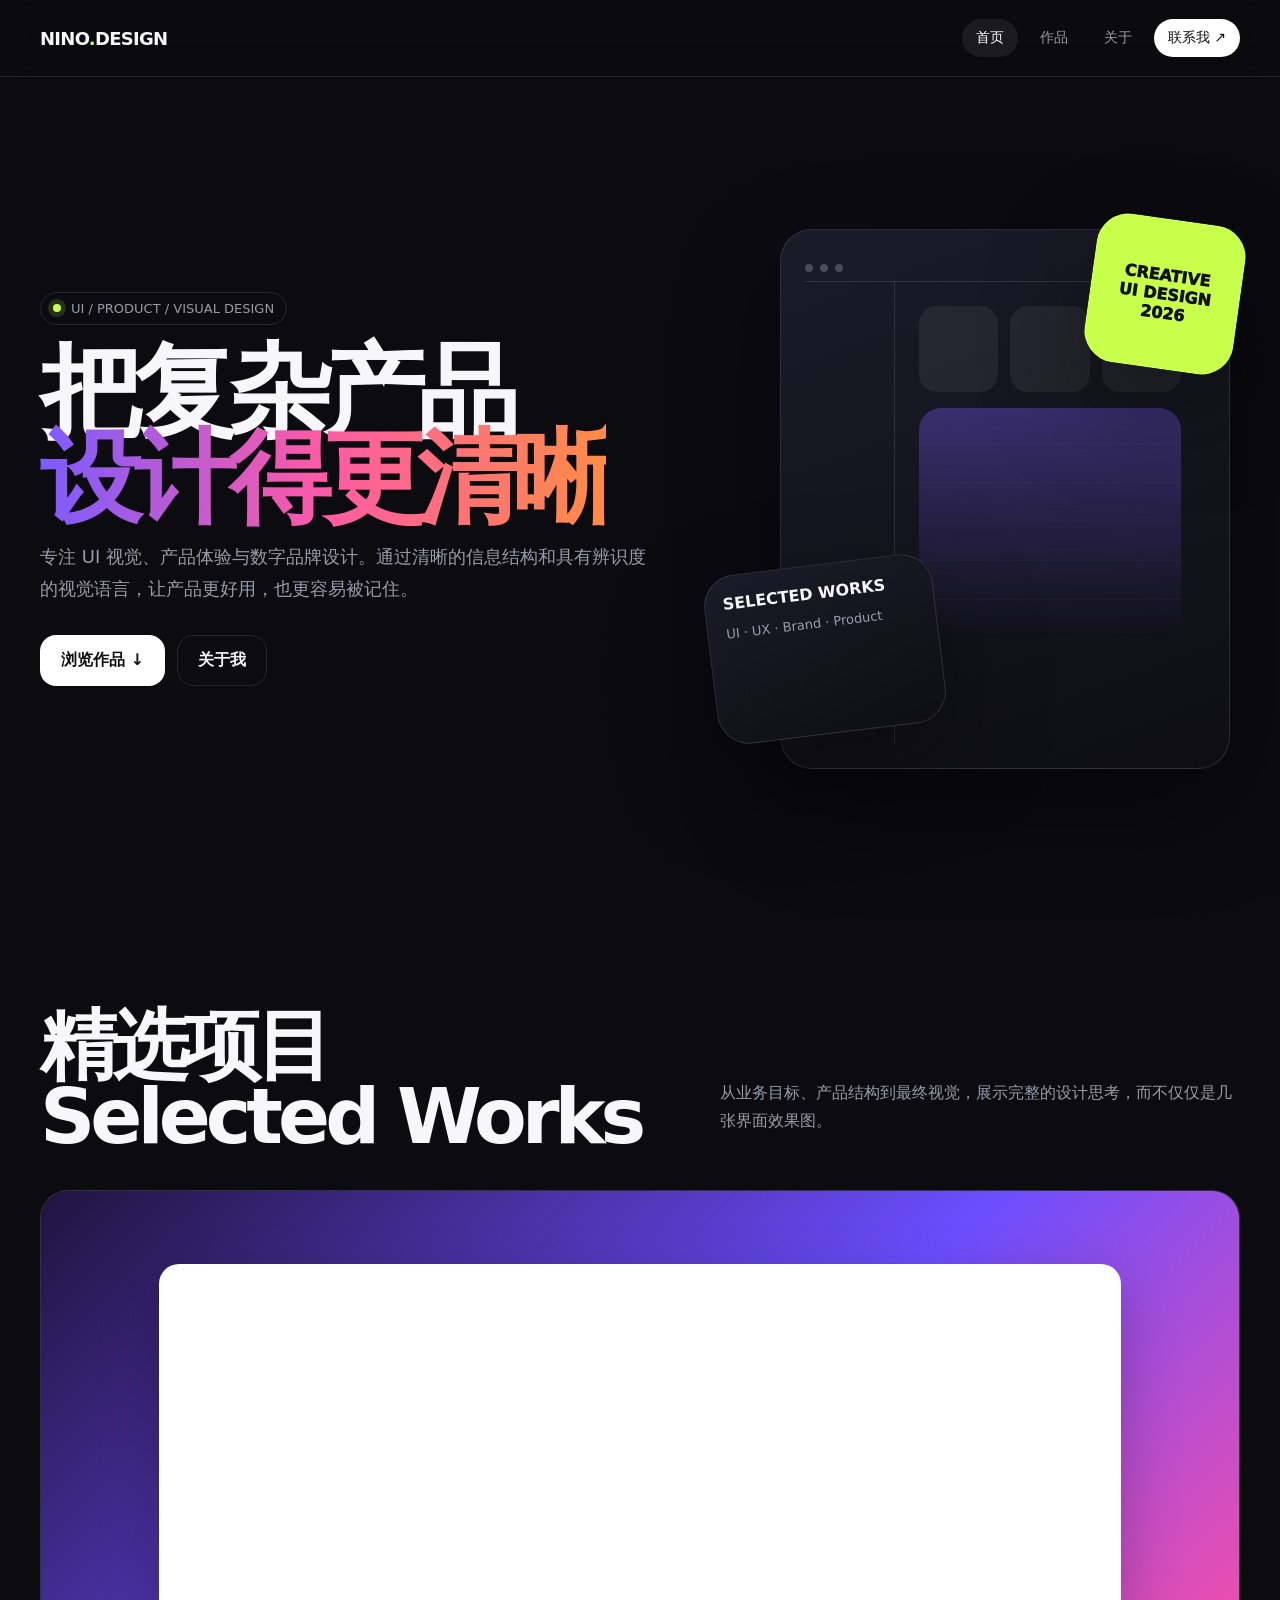
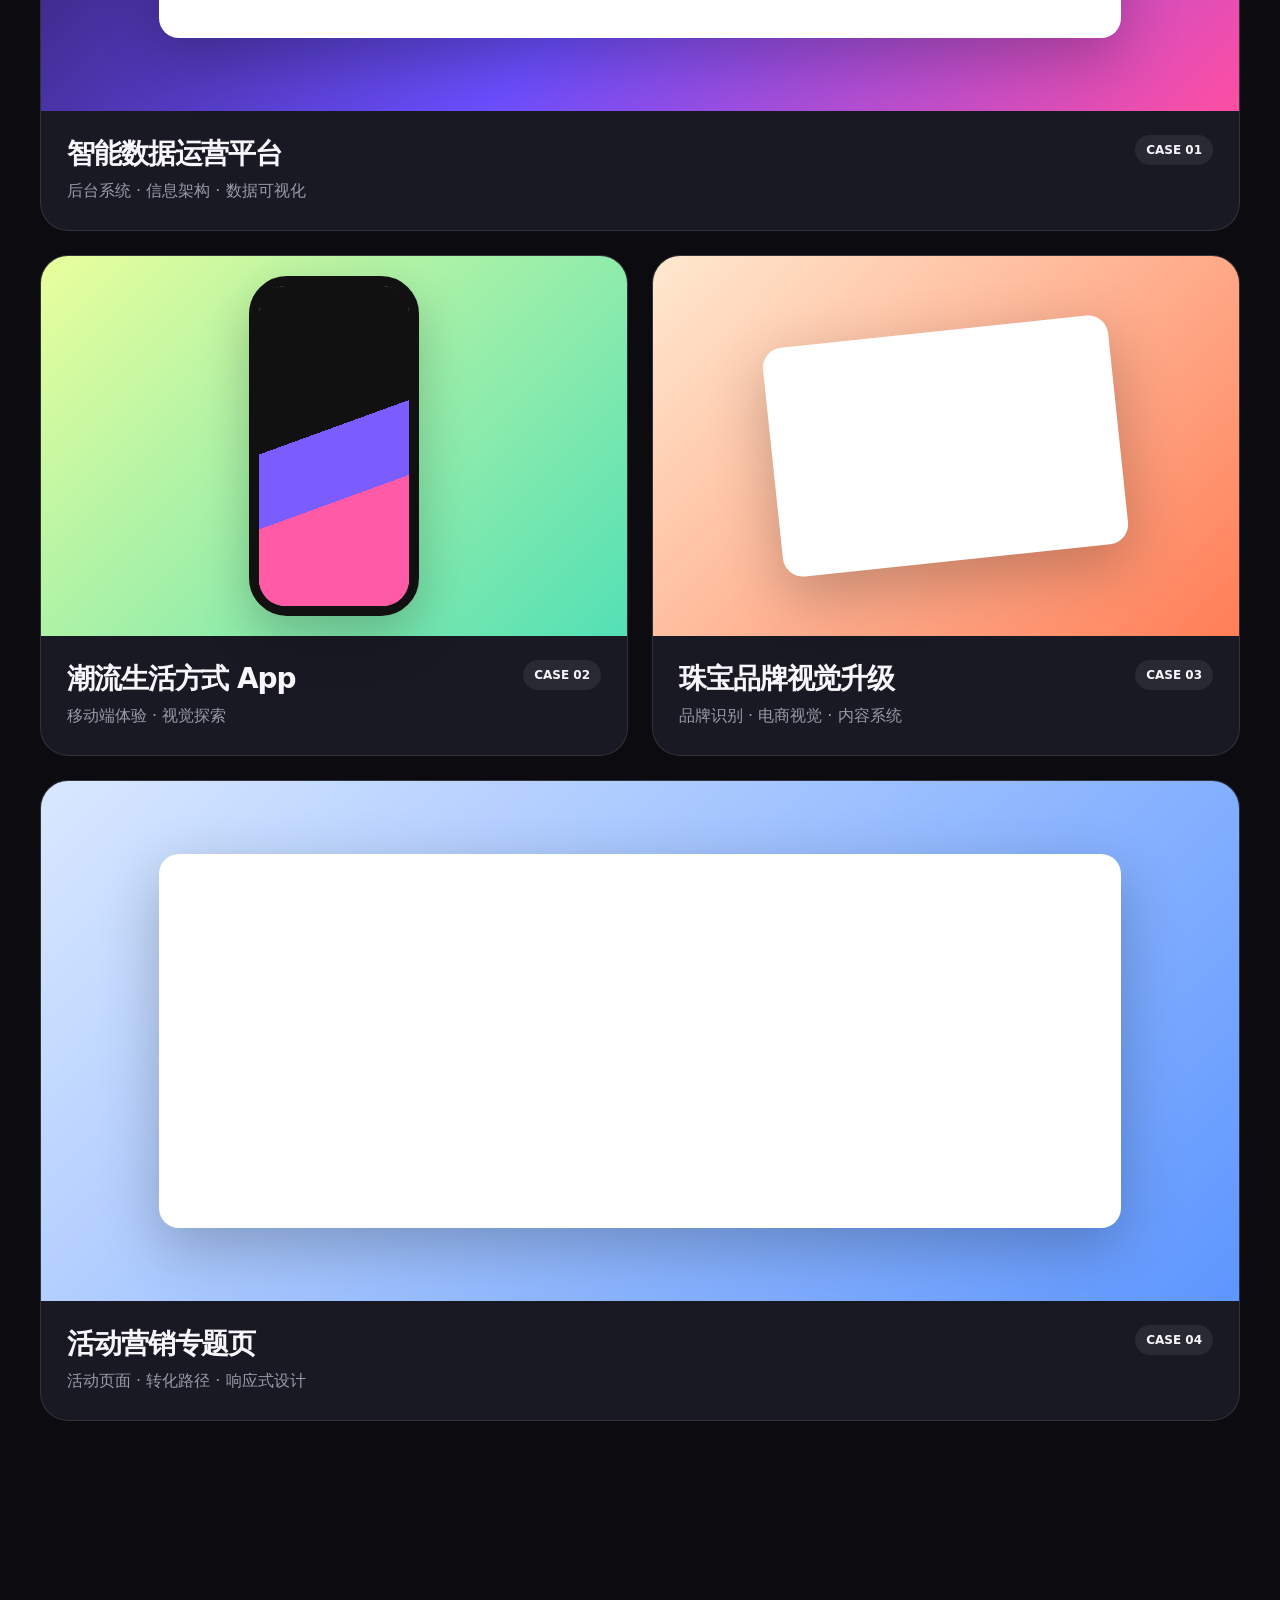
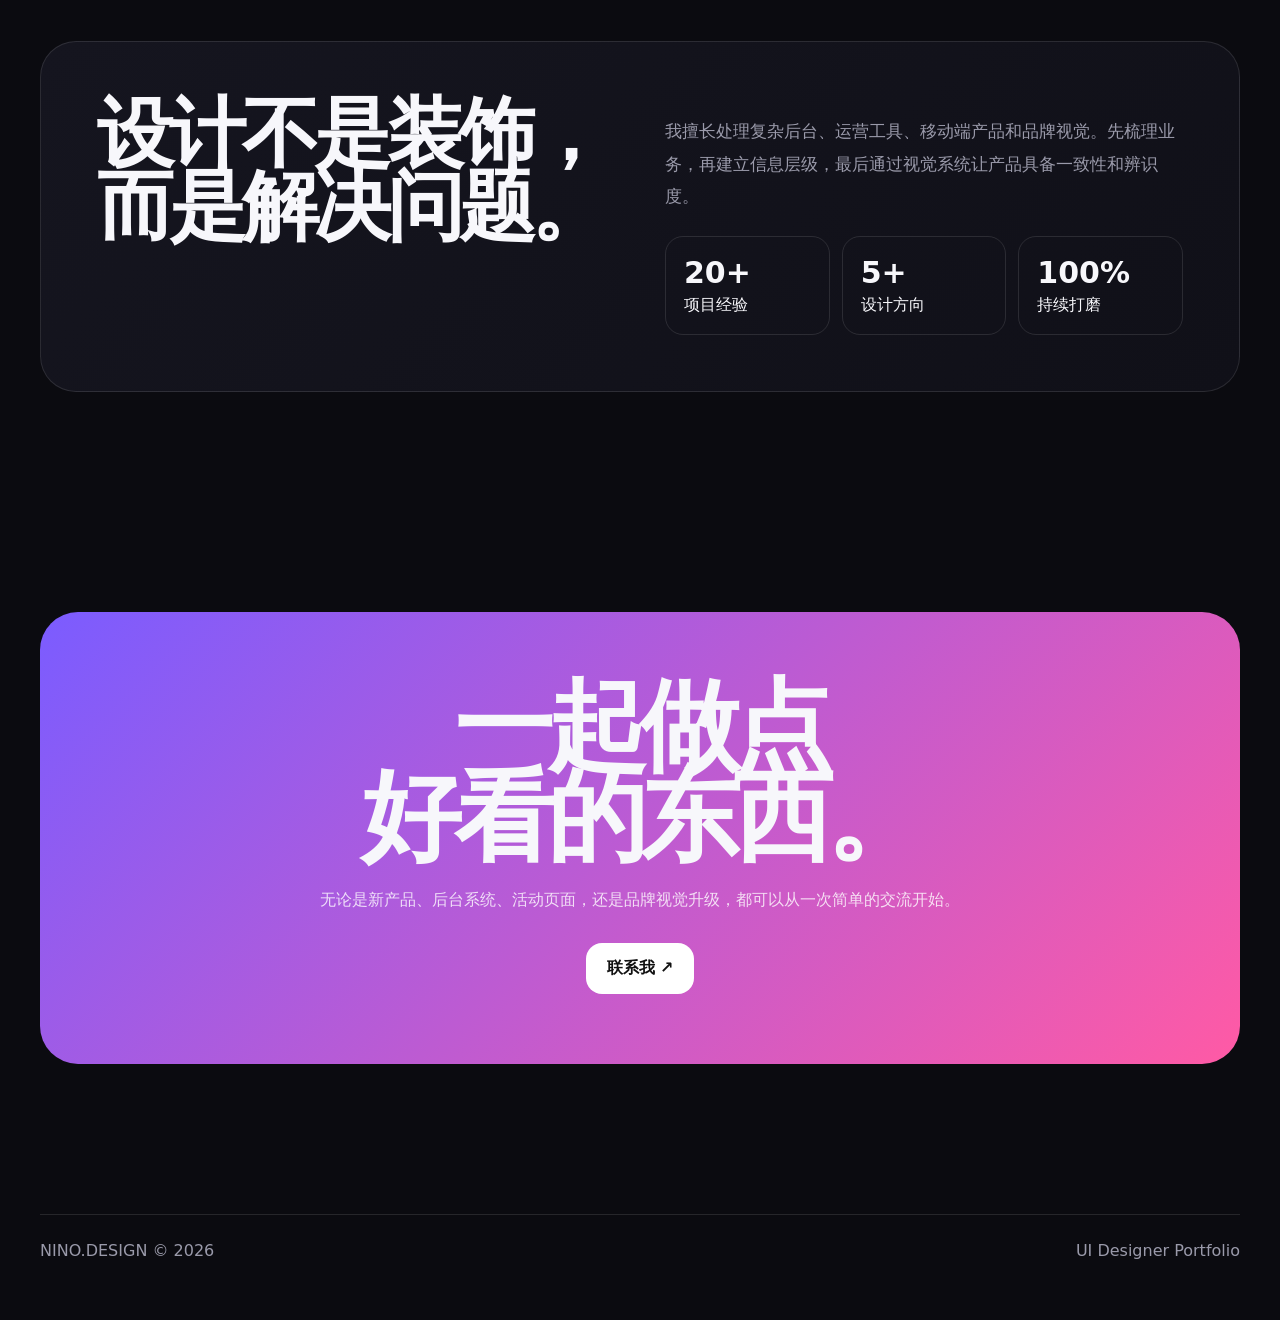
<file: index.html>
<!DOCTYPE html>
<html lang="zh-CN">
<head>
<meta charset="UTF-8"><meta name="viewport" content="width=device-width,initial-scale=1.0">
<meta name="description" content="NINO UI设计作品集，展示移动端、Web后台、活动页与品牌视觉案例。">
<title>NINO — UI Designer</title>
<link rel="stylesheet" href="assets/css/style.css">
</head>
<body>
<header class="nav"><div class="container nav-inner">
<a class="logo" href="index.html">NINO<span>.</span>DESIGN</a>
<nav class="menu"><a class="active" href="index.html">首页</a><a href="#works">作品</a><a href="about.html">关于</a><a class="cta" href="contact.html">联系我 ↗</a></nav>
</div></header>

<main>
<section class="container hero">
<div>
<span class="kicker">UI / PRODUCT / VISUAL DESIGN</span>
<h1>把复杂产品<br><span class="gradient">设计得更清晰</span></h1>
<p class="lead">专注 UI 视觉、产品体验与数字品牌设计。通过清晰的信息结构和具有辨识度的视觉语言，让产品更好用，也更容易被记住。</p>
<div class="actions"><a class="btn primary" href="#works">浏览作品 ↓</a><a class="btn" href="about.html">关于我</a></div>
</div>
<div class="hero-art">
<div class="panel main"><div class="fake-top"><i class="dot"></i><i class="dot"></i><i class="dot"></i></div><div class="fake-grid"><div class="side"></div><div class="content"><div class="metric-row"><div class="metric"></div><div class="metric"></div><div class="metric"></div></div><div class="chart"></div></div></div></div>
<div class="panel small"><strong>SELECTED WORKS</strong><p style="color:var(--muted);font-size:13px">UI · UX · Brand · Product</p></div>
<div class="panel badge">CREATIVE<br>UI DESIGN<br>2026</div>
</div>
</section>

<section id="works"><div class="container">
<div class="section-head"><h2>精选项目<br>Selected Works</h2><p>从业务目标、产品结构到最终视觉，展示完整的设计思考，而不仅仅是几张界面效果图。</p></div>
<div class="work-grid">
<a class="work-card wide" href="projects/data-platform.html">
<div class="cover purple"><div class="mock"></div></div>
<div class="work-info"><div><h3>智能数据运营平台</h3><p>后台系统 · 信息架构 · 数据可视化</p></div><span class="tag">CASE 01</span></div>
</a>
<a class="work-card" href="projects/lifestyle-app.html">
<div class="cover green"><div class="phone"><div class="phone-inner"></div></div></div>
<div class="work-info"><div><h3>潮流生活方式 App</h3><p>移动端体验 · 视觉探索</p></div><span class="tag">CASE 02</span></div>
</a>
<a class="work-card" href="projects/jewelry-brand.html">
<div class="cover orange"><div class="mock" style="width:65%;height:70%;transform:rotate(-6deg)"></div></div>
<div class="work-info"><div><h3>珠宝品牌视觉升级</h3><p>品牌识别 · 电商视觉 · 内容系统</p></div><span class="tag">CASE 03</span></div>
</a>
<a class="work-card wide" href="projects/campaign-page.html">
<div class="cover blue"><div class="mock"></div></div>
<div class="work-info"><div><h3>活动营销专题页</h3><p>活动页面 · 转化路径 · 响应式设计</p></div><span class="tag">CASE 04</span></div>
</a>
</div>
</div></section>

<section><div class="container"><div class="about-block">
<h2>设计不是装饰，<br>而是解决问题。</h2>
<div class="about-copy"><p>我擅长处理复杂后台、运营工具、移动端产品和品牌视觉。先梳理业务，再建立信息层级，最后通过视觉系统让产品具备一致性和辨识度。</p>
<div class="stats"><div class="stat"><b>20+</b><span>项目经验</span></div><div class="stat"><b>5+</b><span>设计方向</span></div><div class="stat"><b>100%</b><span>持续打磨</span></div></div>
</div></div></div></section>

<section><div class="container"><div class="contact-card">
<h2>一起做点<br>好看的东西。</h2><p>无论是新产品、后台系统、活动页面，还是品牌视觉升级，都可以从一次简单的交流开始。</p>
<a class="btn primary" href="contact.html">联系我 ↗</a>
</div></div></section>
</main>

<footer class="footer"><div class="container footer-inner"><span>NINO.DESIGN © <span data-year></span></span><span>UI Designer Portfolio</span></div></footer>
<script src="assets/js/app.js"></script>
</body></html>
</file>
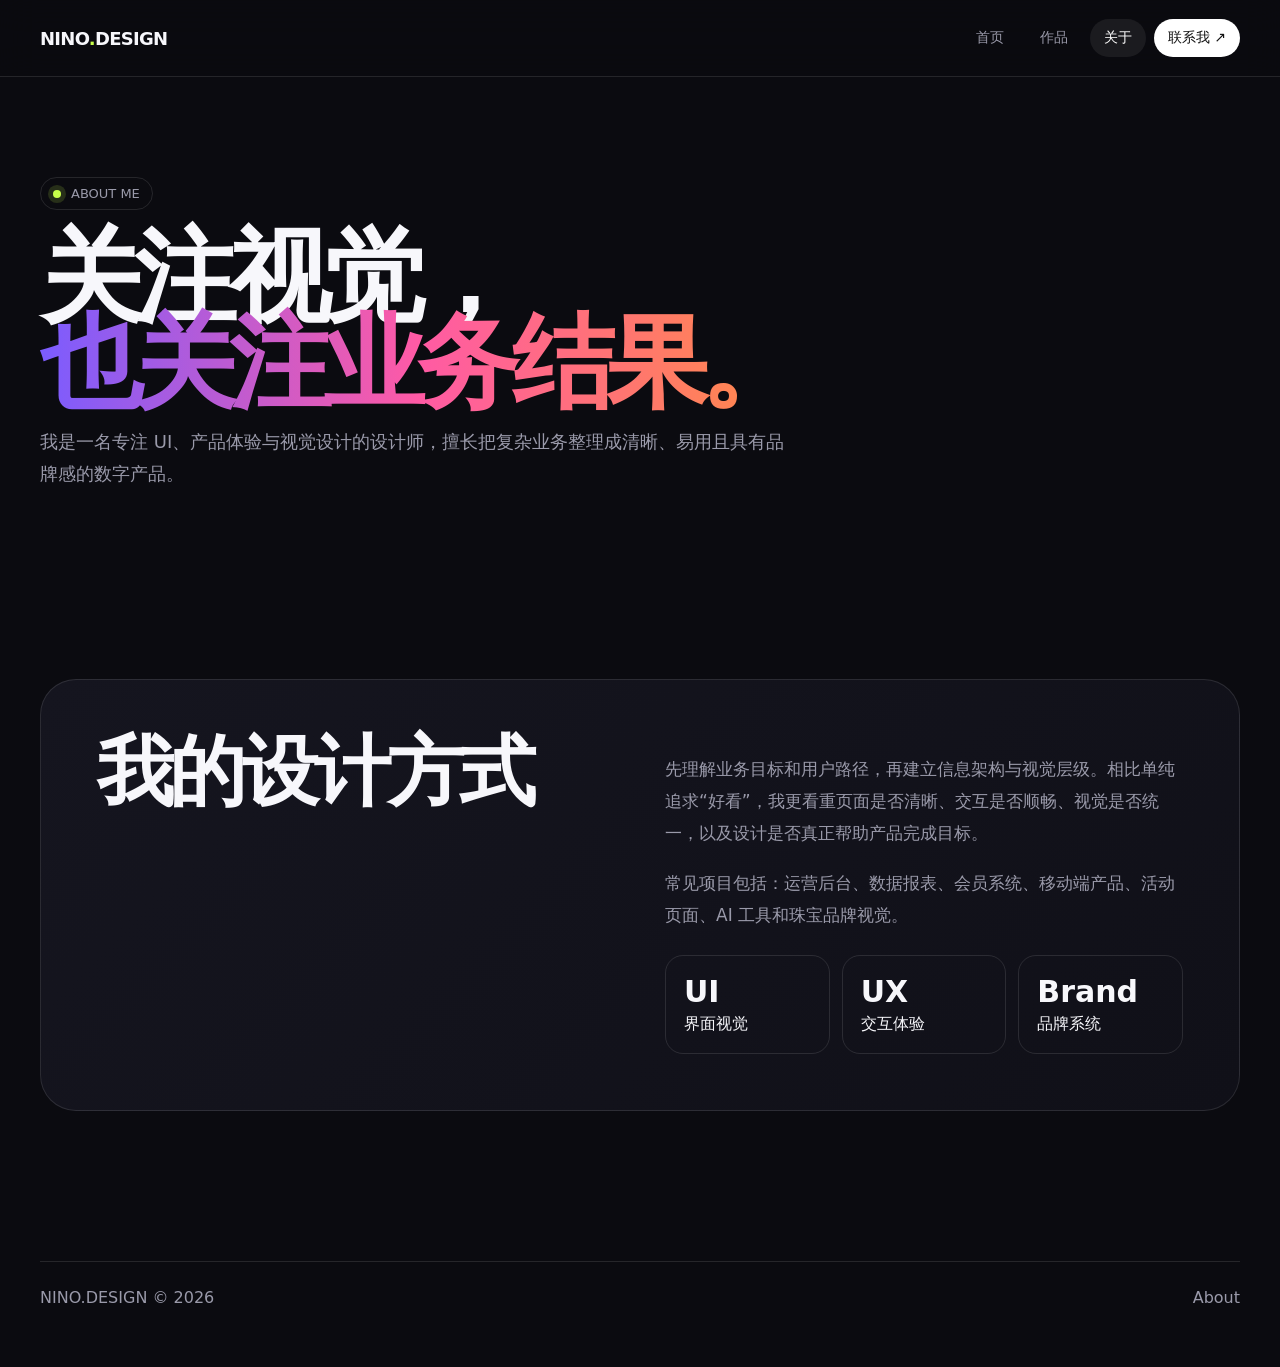
<file: about.html>
<!DOCTYPE html><html lang="zh-CN"><head>
<meta charset="UTF-8"><meta name="viewport" content="width=device-width,initial-scale=1.0">
<title>关于我 — NINO.DESIGN</title><link rel="stylesheet" href="assets/css/style.css"></head>
<body>
<header class="nav"><div class="container nav-inner"><a class="logo" href="index.html">NINO<span>.</span>DESIGN</a><nav class="menu"><a href="index.html">首页</a><a href="index.html#works">作品</a><a class="active" href="about.html">关于</a><a class="cta" href="contact.html">联系我 ↗</a></nav></div></header>
<main>
<section class="page-hero"><div class="container"><span class="kicker">ABOUT ME</span><h1>关注视觉，<br><span class="gradient">也关注业务结果。</span></h1><p>我是一名专注 UI、产品体验与视觉设计的设计师，擅长把复杂业务整理成清晰、易用且具有品牌感的数字产品。</p></div></section>
<section><div class="container"><div class="about-block"><h2>我的设计方式</h2><div class="about-copy">
<p>先理解业务目标和用户路径，再建立信息架构与视觉层级。相比单纯追求“好看”，我更看重页面是否清晰、交互是否顺畅、视觉是否统一，以及设计是否真正帮助产品完成目标。</p>
<p>常见项目包括：运营后台、数据报表、会员系统、移动端产品、活动页面、AI 工具和珠宝品牌视觉。</p>
<div class="stats"><div class="stat"><b>UI</b><span>界面视觉</span></div><div class="stat"><b>UX</b><span>交互体验</span></div><div class="stat"><b>Brand</b><span>品牌系统</span></div></div>
</div></div></div></section>
</main>
<footer class="footer"><div class="container footer-inner"><span>NINO.DESIGN © <span data-year></span></span><span>About</span></div></footer><script src="assets/js/app.js"></script>
</body></html>
</file>
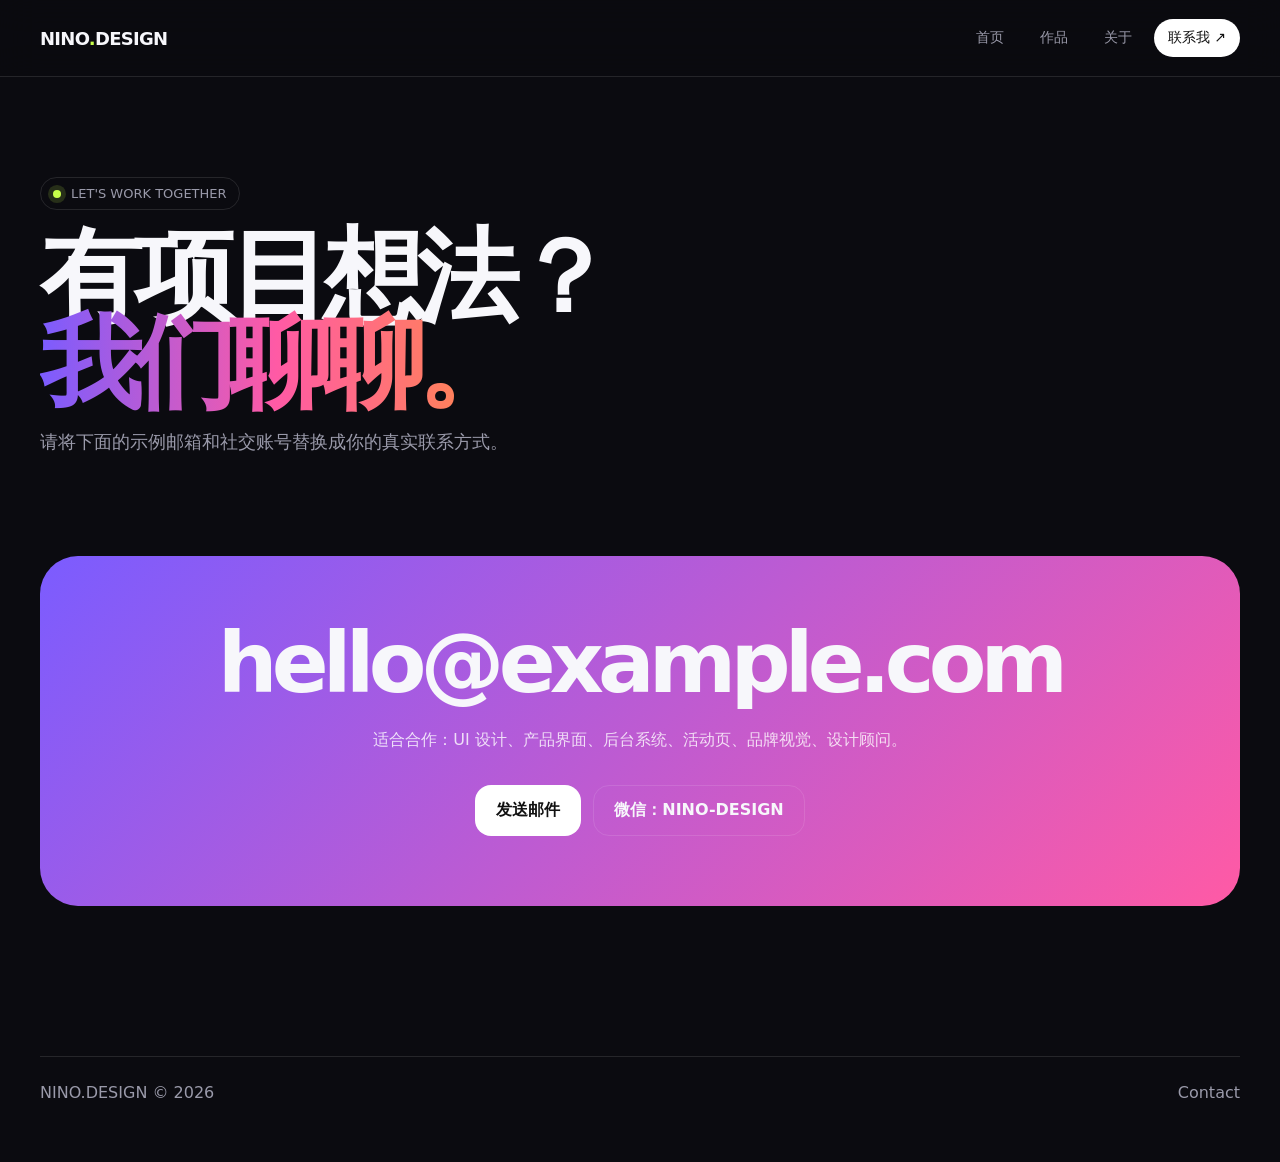
<file: contact.html>
<!DOCTYPE html><html lang="zh-CN"><head>
<meta charset="UTF-8"><meta name="viewport" content="width=device-width,initial-scale=1.0">
<title>联系我 — NINO.DESIGN</title><link rel="stylesheet" href="assets/css/style.css"></head>
<body>
<header class="nav"><div class="container nav-inner"><a class="logo" href="index.html">NINO<span>.</span>DESIGN</a><nav class="menu"><a href="index.html">首页</a><a href="index.html#works">作品</a><a href="about.html">关于</a><a class="cta" href="contact.html">联系我 ↗</a></nav></div></header>
<main>
<section class="page-hero"><div class="container"><span class="kicker">LET'S WORK TOGETHER</span><h1>有项目想法？<br><span class="gradient">我们聊聊。</span></h1><p>请将下面的示例邮箱和社交账号替换成你的真实联系方式。</p></div></section>
<section style="padding-top:20px"><div class="container"><div class="contact-card">
<h2 style="font-size:clamp(44px,7vw,84px)">hello@example.com</h2>
<p>适合合作：UI 设计、产品界面、后台系统、活动页、品牌视觉、设计顾问。</p>
<div class="actions" style="justify-content:center"><a class="btn primary" href="mailto:hello@example.com">发送邮件</a><a class="btn" href="#">微信：NINO-DESIGN</a></div>
</div></div></section>
</main>
<footer class="footer"><div class="container footer-inner"><span>NINO.DESIGN © <span data-year></span></span><span>Contact</span></div></footer><script src="assets/js/app.js"></script>
</body></html>
</file>
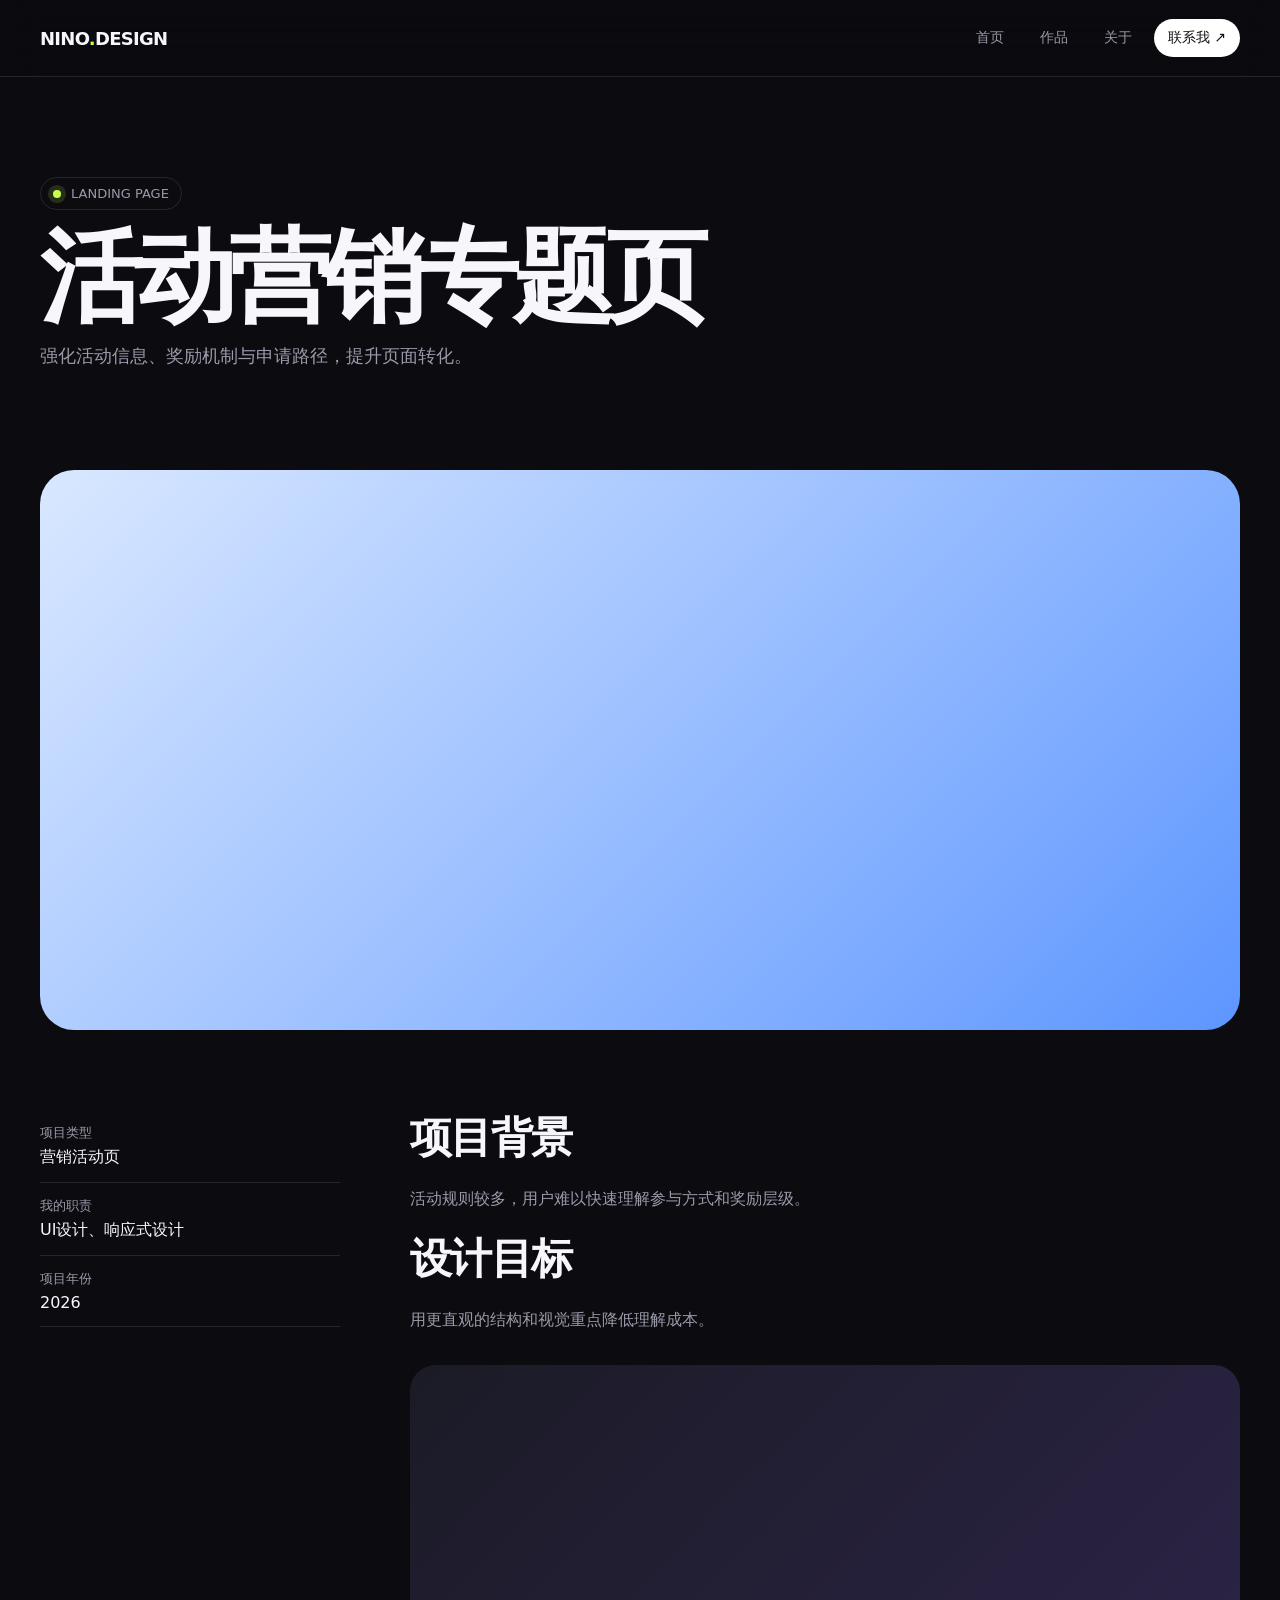
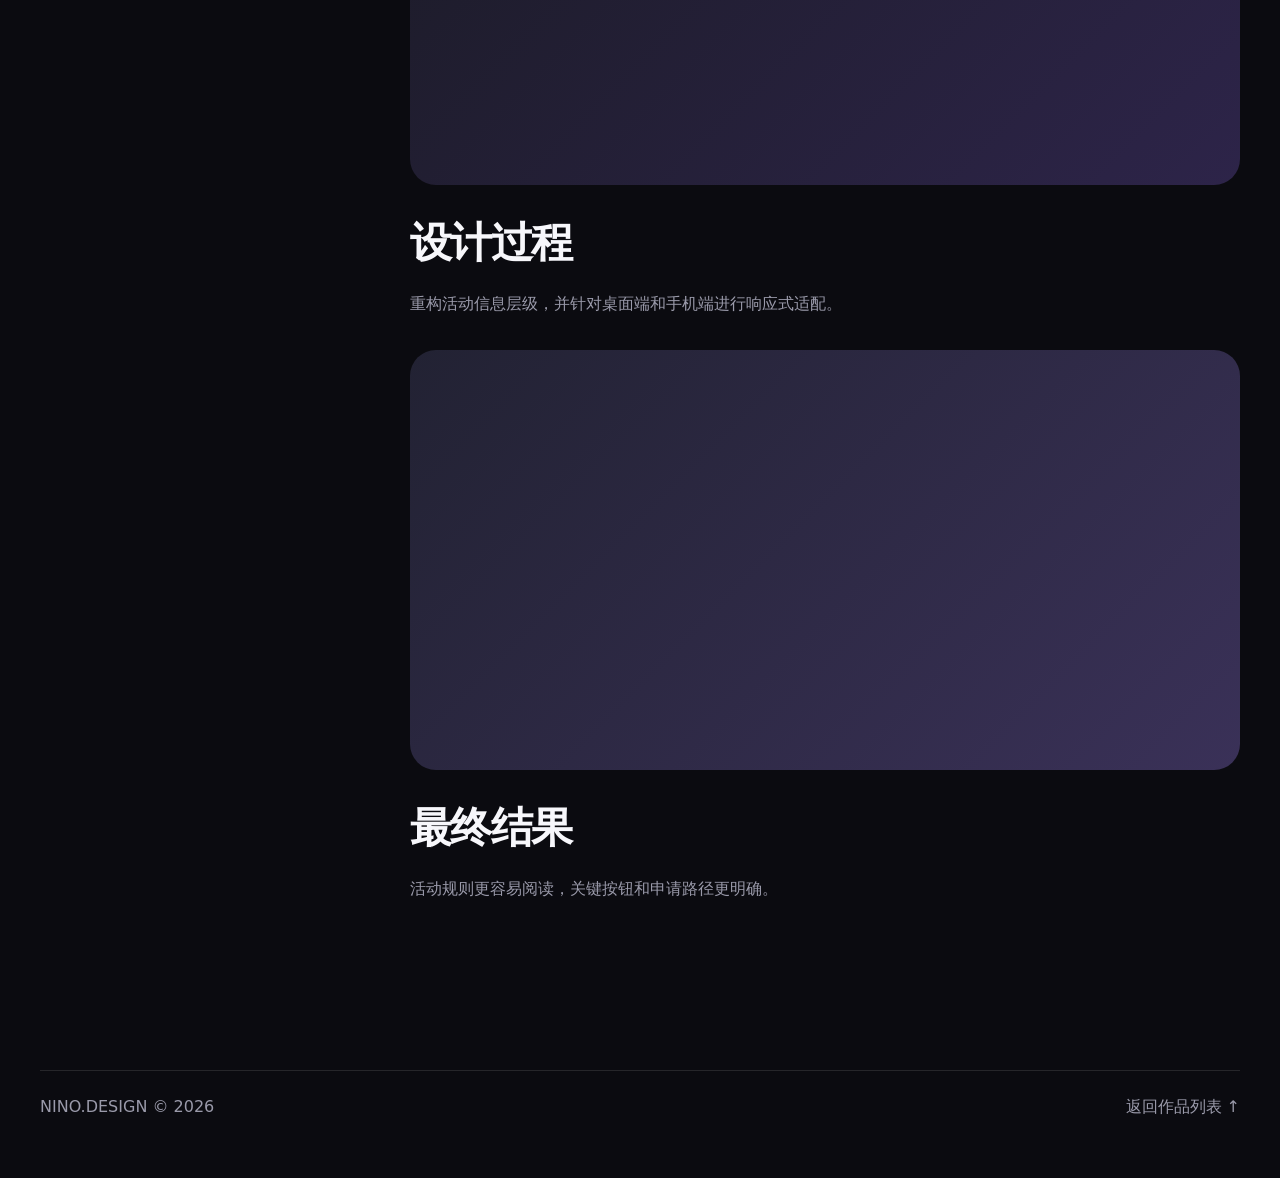
<file: projects/campaign-page.html>
<!DOCTYPE html><html lang="zh-CN"><head>
<meta charset="UTF-8"><meta name="viewport" content="width=device-width,initial-scale=1.0">
<title>活动营销专题页 — NINO.DESIGN</title><link rel="stylesheet" href="../assets/css/style.css"></head>
<body>
<header class="nav"><div class="container nav-inner"><a class="logo" href="../index.html">NINO<span>.</span>DESIGN</a><nav class="menu"><a href="../index.html">首页</a><a href="../index.html#works">作品</a><a href="../about.html">关于</a><a class="cta" href="../contact.html">联系我 ↗</a></nav></div></header>
<main>
<section class="page-hero"><div class="container"><span class="kicker">LANDING PAGE</span><h1>活动营销专题页</h1><p>强化活动信息、奖励机制与申请路径，提升页面转化。</p></div></section>
<div class="container"><div class="case-cover" style="background:linear-gradient(135deg,#d9e8ff,#5d96ff)"></div></div>
<section style="padding-top:20px"><div class="container case-layout">
<aside class="case-meta"><div class="meta-item"><span>项目类型</span>营销活动页</div><div class="meta-item"><span>我的职责</span>UI设计、响应式设计</div><div class="meta-item"><span>项目年份</span>2026</div></aside>
<article class="case-copy">
<h2>项目背景</h2><p>活动规则较多，用户难以快速理解参与方式和奖励层级。</p>
<h2>设计目标</h2><p>用更直观的结构和视觉重点降低理解成本。</p>
<div class="case-image"></div>
<h2>设计过程</h2><p>重构活动信息层级，并针对桌面端和手机端进行响应式适配。</p>
<div class="case-image" style="background:linear-gradient(135deg,#222233,#3a3158)"></div>
<h2>最终结果</h2><p>活动规则更容易阅读，关键按钮和申请路径更明确。</p>
</article>
</div></section>
</main>
<footer class="footer"><div class="container footer-inner"><span>NINO.DESIGN © <span data-year></span></span><a href="../index.html#works">返回作品列表 ↑</a></div></footer><script src="../assets/js/app.js"></script>
</body></html>
</file>
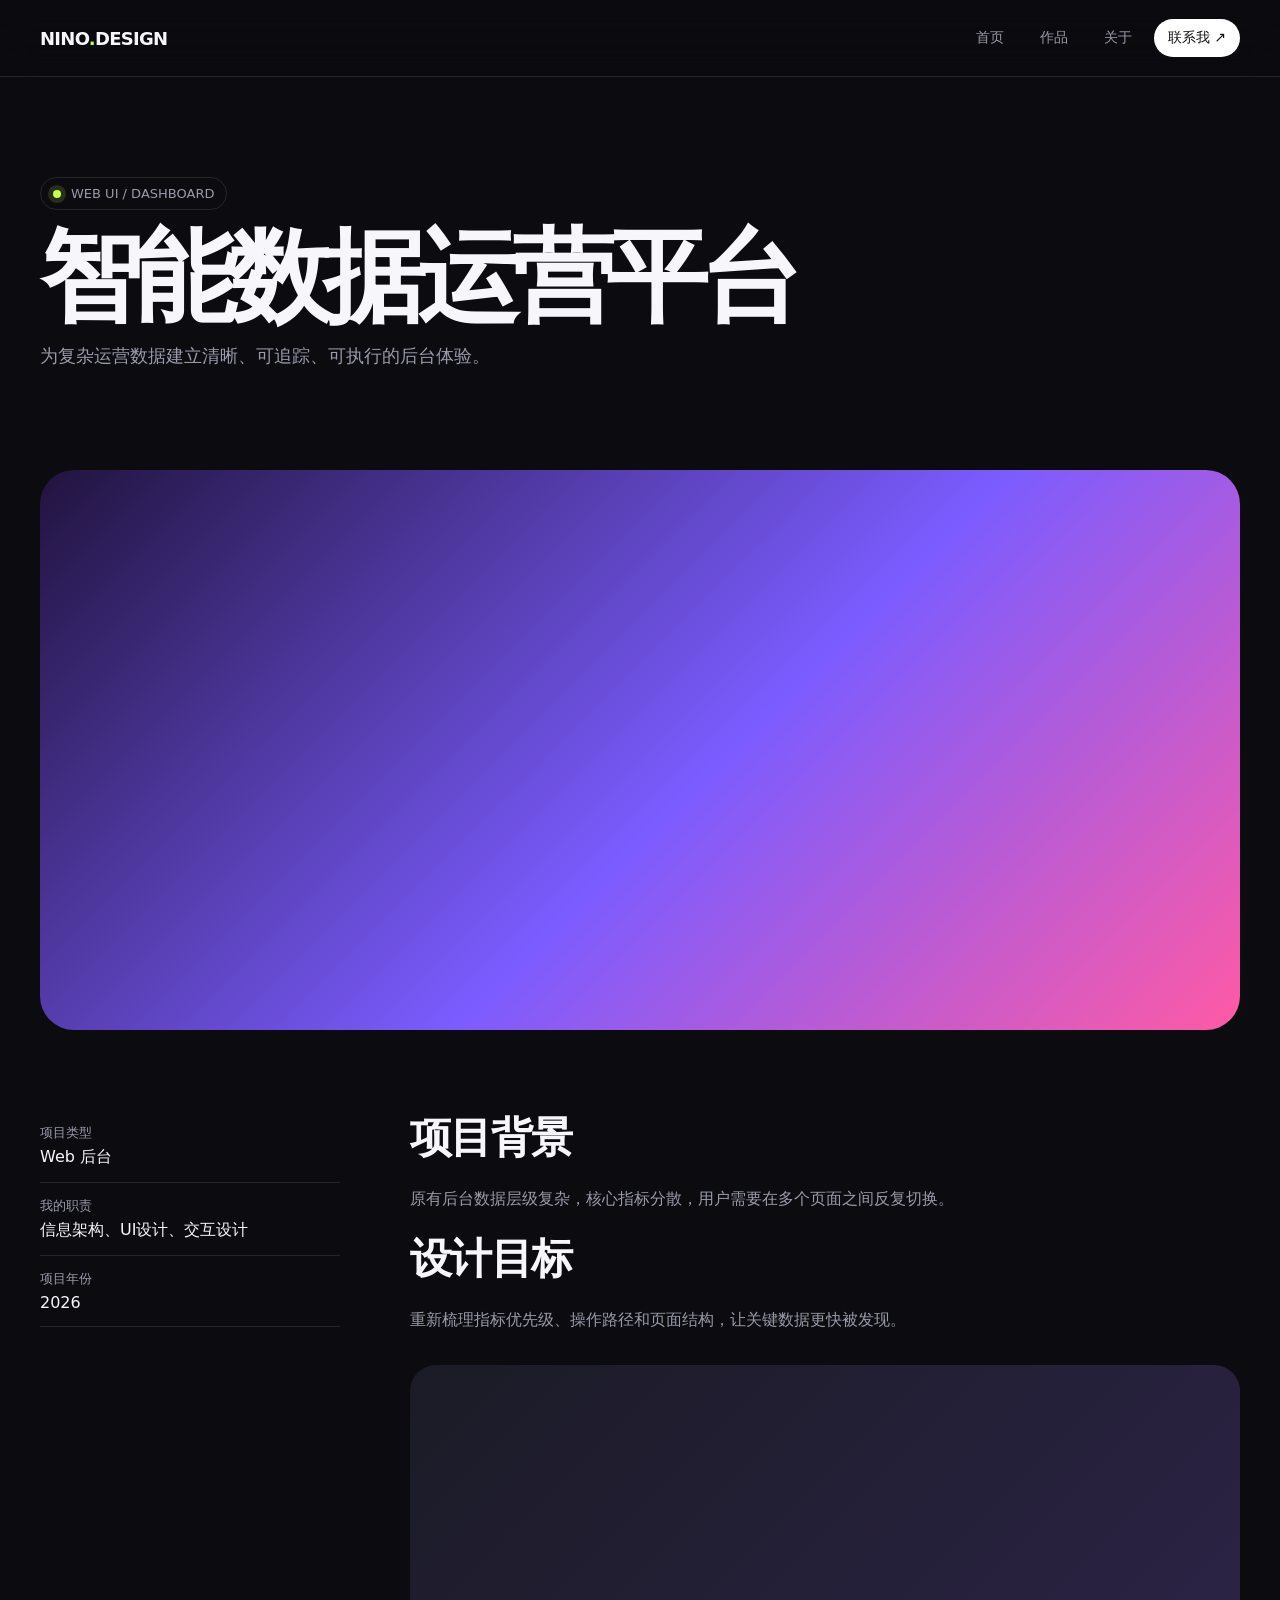
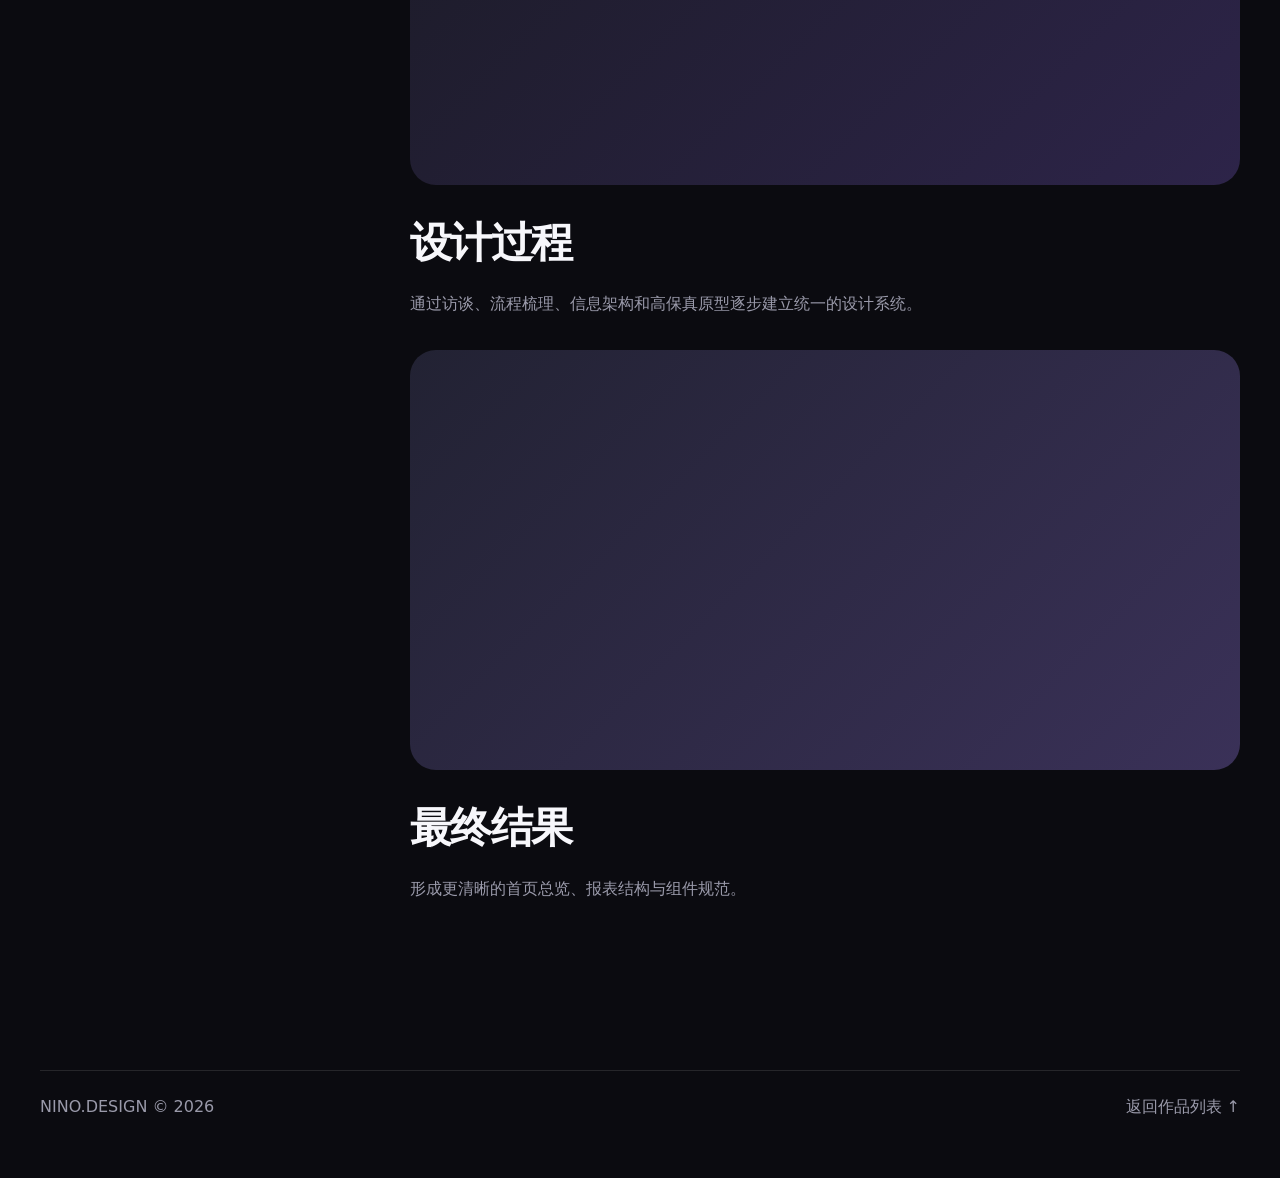
<file: projects/data-platform.html>
<!DOCTYPE html><html lang="zh-CN"><head>
<meta charset="UTF-8"><meta name="viewport" content="width=device-width,initial-scale=1.0">
<title>智能数据运营平台 — NINO.DESIGN</title><link rel="stylesheet" href="../assets/css/style.css"></head>
<body>
<header class="nav"><div class="container nav-inner"><a class="logo" href="../index.html">NINO<span>.</span>DESIGN</a><nav class="menu"><a href="../index.html">首页</a><a href="../index.html#works">作品</a><a href="../about.html">关于</a><a class="cta" href="../contact.html">联系我 ↗</a></nav></div></header>
<main>
<section class="page-hero"><div class="container"><span class="kicker">WEB UI / DASHBOARD</span><h1>智能数据运营平台</h1><p>为复杂运营数据建立清晰、可追踪、可执行的后台体验。</p></div></section>
<div class="container"><div class="case-cover" style="background:linear-gradient(135deg,#21133e,#7b5cff 55%,#ff5aa5)"></div></div>
<section style="padding-top:20px"><div class="container case-layout">
<aside class="case-meta"><div class="meta-item"><span>项目类型</span>Web 后台</div><div class="meta-item"><span>我的职责</span>信息架构、UI设计、交互设计</div><div class="meta-item"><span>项目年份</span>2026</div></aside>
<article class="case-copy">
<h2>项目背景</h2><p>原有后台数据层级复杂，核心指标分散，用户需要在多个页面之间反复切换。</p>
<h2>设计目标</h2><p>重新梳理指标优先级、操作路径和页面结构，让关键数据更快被发现。</p>
<div class="case-image"></div>
<h2>设计过程</h2><p>通过访谈、流程梳理、信息架构和高保真原型逐步建立统一的设计系统。</p>
<div class="case-image" style="background:linear-gradient(135deg,#222233,#3a3158)"></div>
<h2>最终结果</h2><p>形成更清晰的首页总览、报表结构与组件规范。</p>
</article>
</div></section>
</main>
<footer class="footer"><div class="container footer-inner"><span>NINO.DESIGN © <span data-year></span></span><a href="../index.html#works">返回作品列表 ↑</a></div></footer><script src="../assets/js/app.js"></script>
</body></html>
</file>
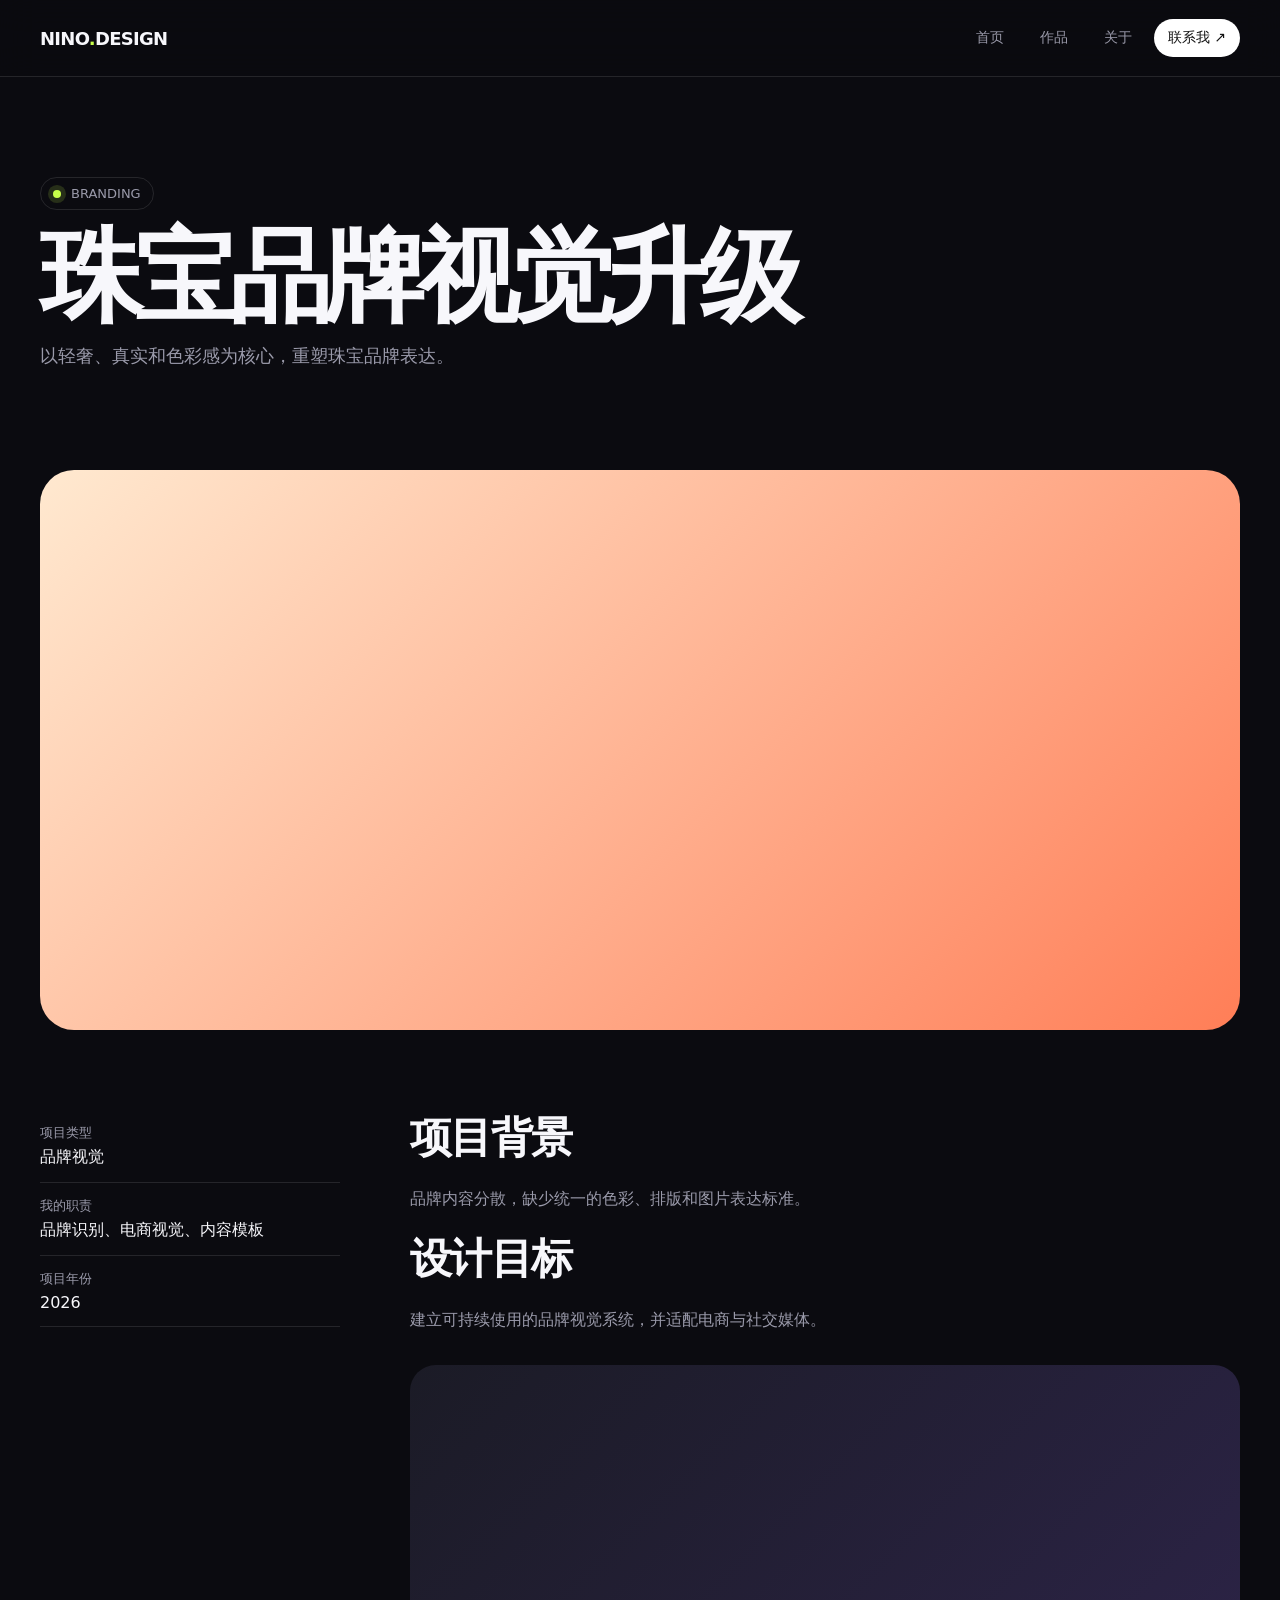
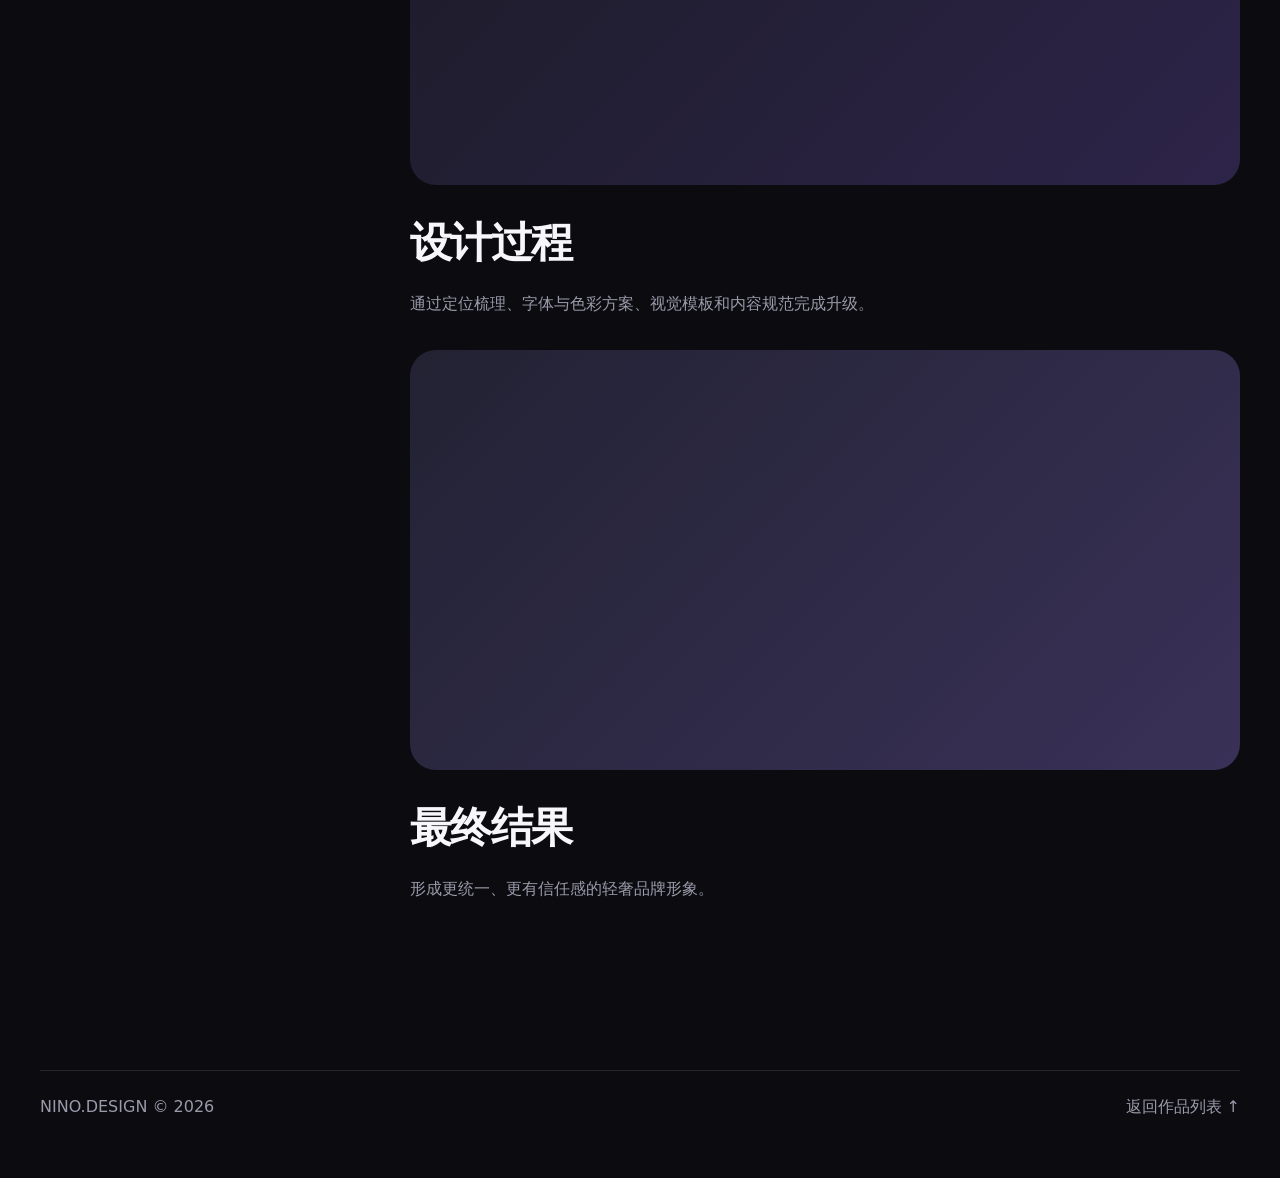
<file: projects/jewelry-brand.html>
<!DOCTYPE html><html lang="zh-CN"><head>
<meta charset="UTF-8"><meta name="viewport" content="width=device-width,initial-scale=1.0">
<title>珠宝品牌视觉升级 — NINO.DESIGN</title><link rel="stylesheet" href="../assets/css/style.css"></head>
<body>
<header class="nav"><div class="container nav-inner"><a class="logo" href="../index.html">NINO<span>.</span>DESIGN</a><nav class="menu"><a href="../index.html">首页</a><a href="../index.html#works">作品</a><a href="../about.html">关于</a><a class="cta" href="../contact.html">联系我 ↗</a></nav></div></header>
<main>
<section class="page-hero"><div class="container"><span class="kicker">BRANDING</span><h1>珠宝品牌视觉升级</h1><p>以轻奢、真实和色彩感为核心，重塑珠宝品牌表达。</p></div></section>
<div class="container"><div class="case-cover" style="background:linear-gradient(135deg,#ffe9d0,#ff7e57)"></div></div>
<section style="padding-top:20px"><div class="container case-layout">
<aside class="case-meta"><div class="meta-item"><span>项目类型</span>品牌视觉</div><div class="meta-item"><span>我的职责</span>品牌识别、电商视觉、内容模板</div><div class="meta-item"><span>项目年份</span>2026</div></aside>
<article class="case-copy">
<h2>项目背景</h2><p>品牌内容分散，缺少统一的色彩、排版和图片表达标准。</p>
<h2>设计目标</h2><p>建立可持续使用的品牌视觉系统，并适配电商与社交媒体。</p>
<div class="case-image"></div>
<h2>设计过程</h2><p>通过定位梳理、字体与色彩方案、视觉模板和内容规范完成升级。</p>
<div class="case-image" style="background:linear-gradient(135deg,#222233,#3a3158)"></div>
<h2>最终结果</h2><p>形成更统一、更有信任感的轻奢品牌形象。</p>
</article>
</div></section>
</main>
<footer class="footer"><div class="container footer-inner"><span>NINO.DESIGN © <span data-year></span></span><a href="../index.html#works">返回作品列表 ↑</a></div></footer><script src="../assets/js/app.js"></script>
</body></html>
</file>
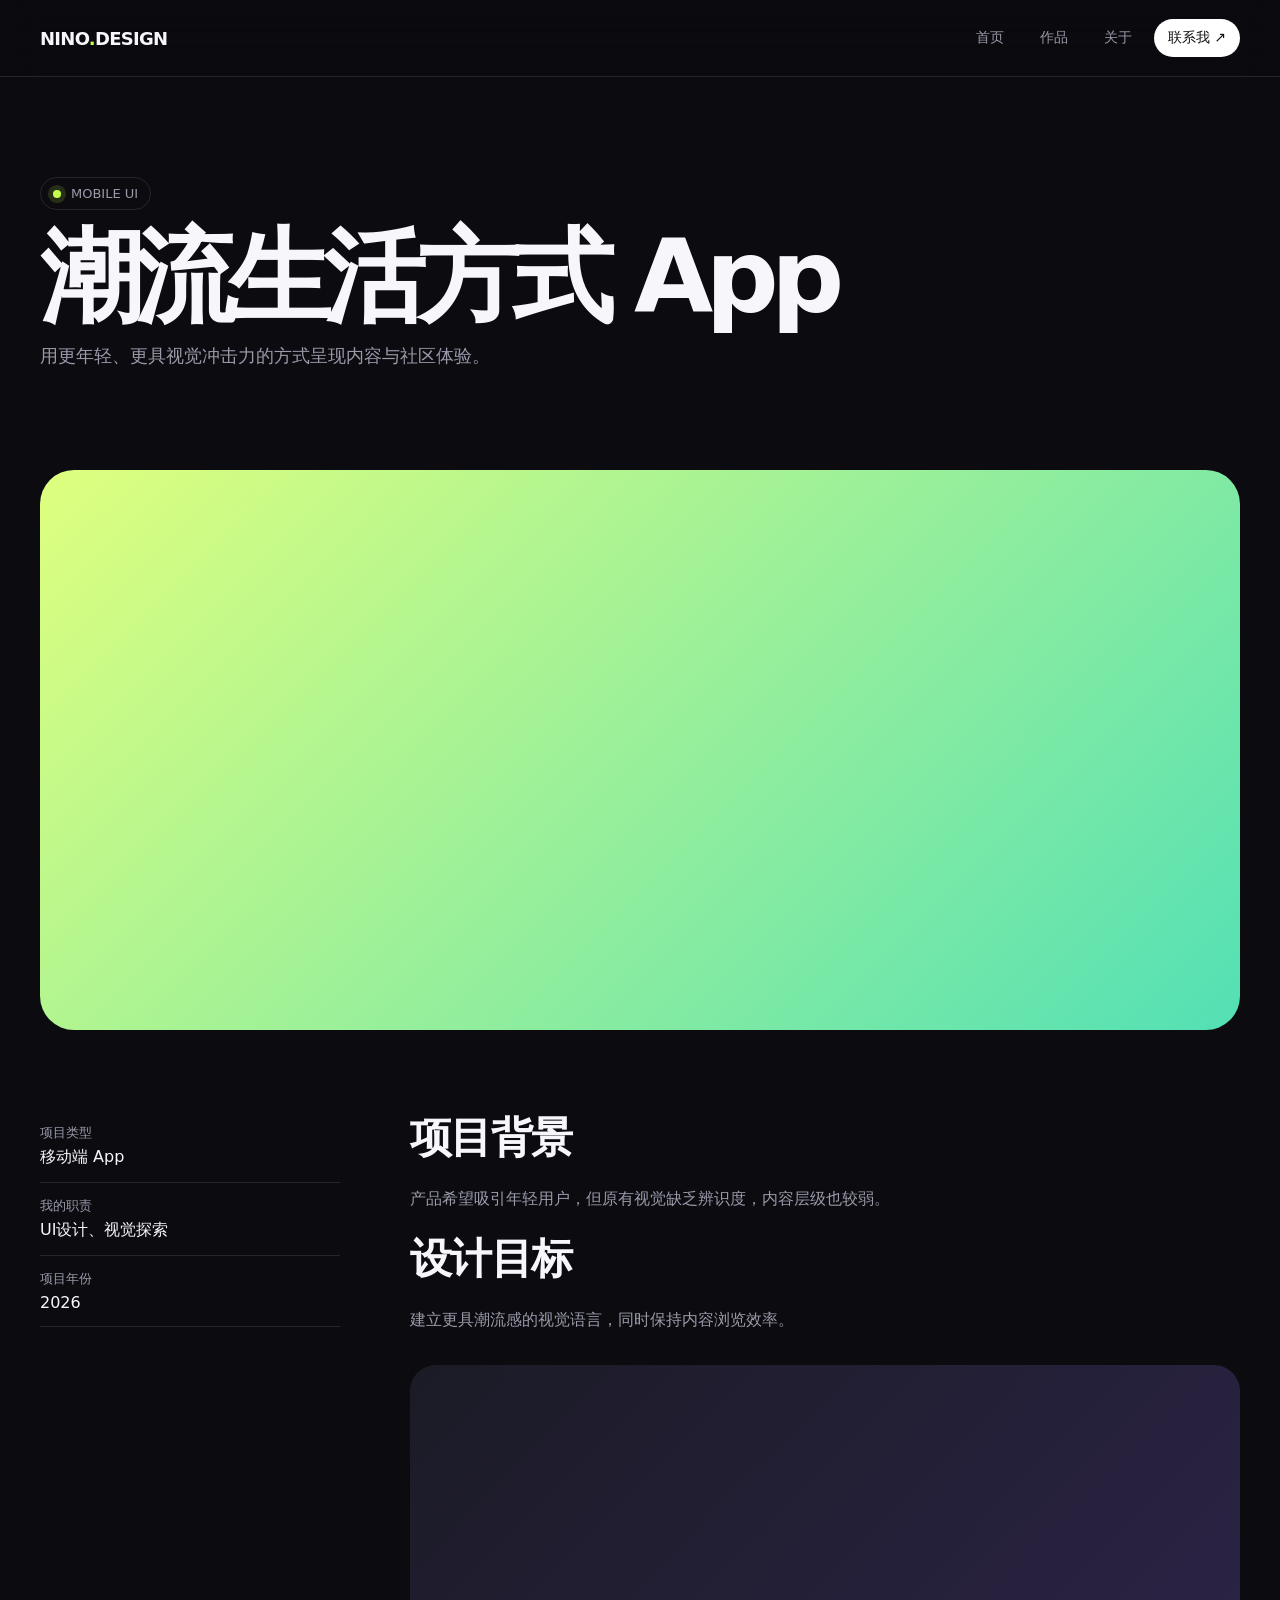
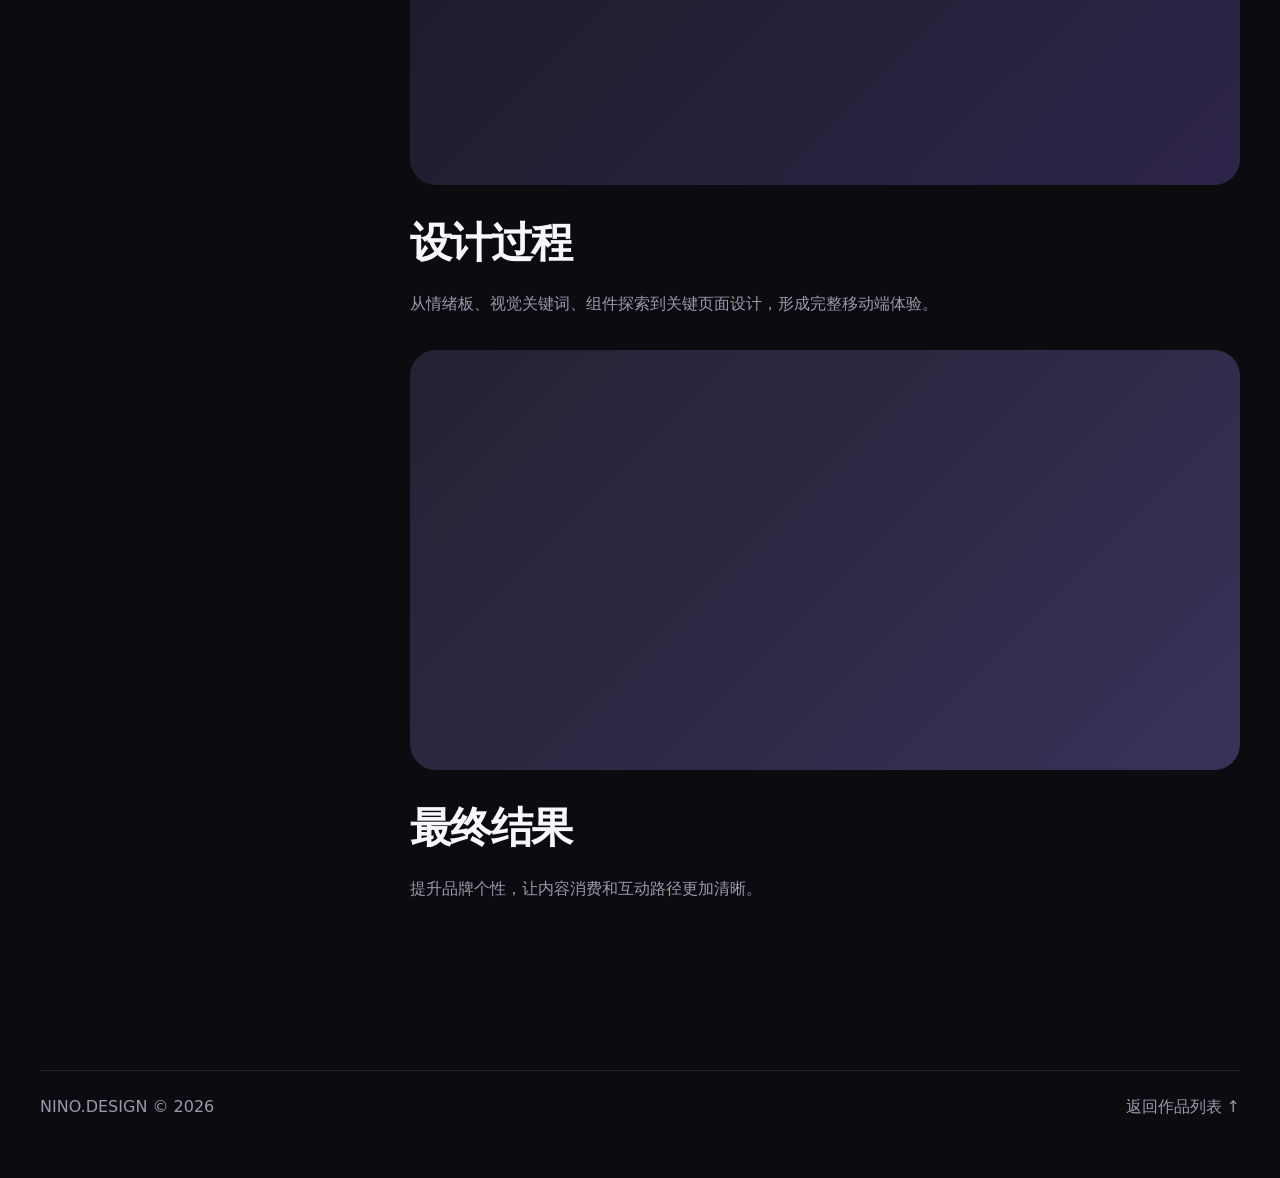
<file: projects/lifestyle-app.html>
<!DOCTYPE html><html lang="zh-CN"><head>
<meta charset="UTF-8"><meta name="viewport" content="width=device-width,initial-scale=1.0">
<title>潮流生活方式 App — NINO.DESIGN</title><link rel="stylesheet" href="../assets/css/style.css"></head>
<body>
<header class="nav"><div class="container nav-inner"><a class="logo" href="../index.html">NINO<span>.</span>DESIGN</a><nav class="menu"><a href="../index.html">首页</a><a href="../index.html#works">作品</a><a href="../about.html">关于</a><a class="cta" href="../contact.html">联系我 ↗</a></nav></div></header>
<main>
<section class="page-hero"><div class="container"><span class="kicker">MOBILE UI</span><h1>潮流生活方式 App</h1><p>用更年轻、更具视觉冲击力的方式呈现内容与社区体验。</p></div></section>
<div class="container"><div class="case-cover" style="background:linear-gradient(135deg,#dfff7e,#53e0b5)"></div></div>
<section style="padding-top:20px"><div class="container case-layout">
<aside class="case-meta"><div class="meta-item"><span>项目类型</span>移动端 App</div><div class="meta-item"><span>我的职责</span>UI设计、视觉探索</div><div class="meta-item"><span>项目年份</span>2026</div></aside>
<article class="case-copy">
<h2>项目背景</h2><p>产品希望吸引年轻用户，但原有视觉缺乏辨识度，内容层级也较弱。</p>
<h2>设计目标</h2><p>建立更具潮流感的视觉语言，同时保持内容浏览效率。</p>
<div class="case-image"></div>
<h2>设计过程</h2><p>从情绪板、视觉关键词、组件探索到关键页面设计，形成完整移动端体验。</p>
<div class="case-image" style="background:linear-gradient(135deg,#222233,#3a3158)"></div>
<h2>最终结果</h2><p>提升品牌个性，让内容消费和互动路径更加清晰。</p>
</article>
</div></section>
</main>
<footer class="footer"><div class="container footer-inner"><span>NINO.DESIGN © <span data-year></span></span><a href="../index.html#works">返回作品列表 ↑</a></div></footer><script src="../assets/js/app.js"></script>
</body></html>
</file>
<file: assets/css/style.css>
:root{
  --bg:#0b0b10;--surface:#14141c;--card:#191923;--text:#f7f7fb;--muted:#9a9aaa;
  --line:rgba(255,255,255,.11);--violet:#7b5cff;--pink:#ff5aa5;--lime:#c8ff4a;
  --max:1200px;--radius:28px;
}
*{box-sizing:border-box}
html{scroll-behavior:smooth}
body{margin:0;background:var(--bg);color:var(--text);font-family:Inter,ui-sans-serif,system-ui,-apple-system,BlinkMacSystemFont,"Segoe UI","PingFang SC","Microsoft YaHei",sans-serif}
a{color:inherit;text-decoration:none}
img{max-width:100%;display:block}
.container{width:min(var(--max),calc(100% - 40px));margin:auto}
.nav{position:sticky;top:0;z-index:99;background:rgba(11,11,16,.74);backdrop-filter:blur(18px);border-bottom:1px solid var(--line)}
.nav-inner{height:76px;display:flex;align-items:center;justify-content:space-between}
.logo{font-size:18px;font-weight:900;letter-spacing:-.04em}
.logo span{color:var(--lime)}
.menu{display:flex;align-items:center;gap:8px}
.menu a{padding:10px 14px;border-radius:999px;font-size:14px;color:var(--muted)}
.menu a:hover,.menu a.active{background:rgba(255,255,255,.07);color:#fff}
.menu .cta{background:#fff;color:#111}
.hero{min-height:calc(100vh - 76px);display:grid;grid-template-columns:1.08fr .92fr;gap:48px;align-items:center;padding:80px 0}
.kicker{display:inline-flex;gap:10px;align-items:center;padding:8px 12px;border:1px solid var(--line);border-radius:999px;color:var(--muted);font-size:13px}
.kicker:before{content:"";width:8px;height:8px;background:var(--lime);border-radius:50%;box-shadow:0 0 0 5px rgba(200,255,74,.15)}
h1{font-size:clamp(64px,8vw,126px);line-height:.84;letter-spacing:-.075em;margin:24px 0 20px}
.gradient{background:linear-gradient(90deg,var(--violet),var(--pink),#ff8c45);-webkit-background-clip:text;background-clip:text;color:transparent}
.lead{font-size:18px;line-height:1.8;color:var(--muted);max-width:660px}
.actions{display:flex;gap:12px;flex-wrap:wrap;margin-top:30px}
.btn{display:inline-flex;align-items:center;gap:8px;padding:14px 20px;border-radius:16px;font-weight:800;border:1px solid var(--line);transition:.25s}
.btn:hover{transform:translateY(-3px)}
.btn.primary{background:#fff;color:#111}
.hero-art{position:relative;height:600px}
.panel{position:absolute;border-radius:32px;background:linear-gradient(160deg,#1b1b28,#0e0e14);border:1px solid var(--line);box-shadow:0 40px 100px rgba(0,0,0,.35);overflow:hidden}
.panel.main{inset:40px 10px 20px 70px;padding:24px}
.panel.small{width:230px;height:170px;left:0;bottom:55px;padding:18px;transform:rotate(-7deg)}
.panel.badge{width:150px;height:150px;right:0;top:30px;background:var(--lime);color:#111;display:grid;place-items:center;text-align:center;font-weight:950;transform:rotate(8deg)}
.fake-top{height:28px;border-bottom:1px solid var(--line);display:flex;gap:7px;align-items:center}
.dot{width:8px;height:8px;border-radius:50%;background:#494958}
.fake-grid{display:grid;grid-template-columns:90px 1fr;height:calc(100% - 28px)}
.side{border-right:1px solid var(--line)}
.content{padding:24px}
.metric-row{display:grid;grid-template-columns:repeat(3,1fr);gap:12px}
.metric{height:86px;border-radius:18px;background:rgba(255,255,255,.06)}
.chart{height:230px;border-radius:22px;margin-top:16px;background:
linear-gradient(180deg,rgba(123,92,255,.35),transparent),
repeating-linear-gradient(0deg,transparent 0 38px,rgba(255,255,255,.06) 39px)}
section{padding:110px 0}
.section-head{display:flex;justify-content:space-between;align-items:end;gap:40px;margin-bottom:38px}
.section-head h2{font-size:clamp(46px,6vw,82px);line-height:.92;letter-spacing:-.065em;margin:0}
.section-head p{max-width:520px;color:var(--muted);line-height:1.8}
.work-grid{display:grid;grid-template-columns:repeat(12,1fr);gap:24px}
.work-card{grid-column:span 6;border:1px solid var(--line);border-radius:var(--radius);overflow:hidden;background:var(--card);transition:.3s}
.work-card.wide{grid-column:span 12}
.work-card:hover{transform:translateY(-8px);border-color:rgba(255,255,255,.22)}
.cover{height:380px;padding:26px;display:flex;align-items:center;justify-content:center}
.wide .cover{height:520px}
.cover.purple{background:linear-gradient(135deg,#21133e,#6b4eff 56%,#ff4ea3)}
.cover.green{background:linear-gradient(135deg,#eaff9c,#53e0b5)}
.cover.orange{background:linear-gradient(135deg,#ffe9d0,#ff7e57)}
.cover.blue{background:linear-gradient(135deg,#d9e8ff,#5d96ff)}
.mock{width:84%;height:80%;background:#fff;border-radius:20px;box-shadow:0 20px 60px rgba(0,0,0,.24)}
.phone{width:170px;height:340px;border:10px solid #111;border-radius:38px;background:#fff;box-shadow:0 20px 50px rgba(0,0,0,.22)}
.phone-inner{height:100%;border-radius:26px;background:linear-gradient(160deg,#111 0 45%,#7b5cff 45% 65%,#ff5aa5 65%)}
.work-info{padding:24px 26px 28px;display:flex;justify-content:space-between;gap:24px}
.work-info h3{font-size:28px;letter-spacing:-.04em;margin:0 0 8px}
.work-info p{margin:0;color:var(--muted)}
.tag{font-size:12px;font-weight:800;padding:8px 11px;border-radius:999px;background:rgba(255,255,255,.07);white-space:nowrap;height:max-content}
.about-block{display:grid;grid-template-columns:1fr 1fr;gap:50px;padding:56px;border:1px solid var(--line);background:linear-gradient(135deg,#15151f,#101018);border-radius:36px}
.about-block h2{font-size:clamp(46px,6vw,80px);line-height:.95;letter-spacing:-.06em;margin:0}
.about-copy p{color:var(--muted);font-size:17px;line-height:1.9}
.stats{display:grid;grid-template-columns:repeat(3,1fr);gap:12px;margin-top:24px}
.stat{padding:18px;border-radius:18px;border:1px solid var(--line)}
.stat b{display:block;font-size:30px;margin-bottom:5px}
.page-hero{padding:100px 0 60px}
.page-hero h1{font-size:clamp(58px,8vw,110px)}
.page-hero p{max-width:760px;color:var(--muted);line-height:1.8;font-size:18px}
.case-cover{height:560px;border-radius:34px;background:linear-gradient(135deg,#21133e,#7b5cff 55%,#ff5aa5);margin:20px 0 60px}
.case-layout{display:grid;grid-template-columns:300px 1fr;gap:70px}
.case-meta{position:sticky;top:110px;height:max-content}
.meta-item{padding:14px 0;border-bottom:1px solid var(--line)}
.meta-item span{display:block;color:var(--muted);font-size:13px;margin-bottom:5px}
.case-copy h2{font-size:42px;letter-spacing:-.04em;margin:0 0 18px}
.case-copy p{color:var(--muted);line-height:1.9}
.case-image{height:420px;border-radius:26px;background:linear-gradient(135deg,#1b1b26,#2d2449);margin:30px 0}
.contact-card{padding:70px;border-radius:38px;background:linear-gradient(135deg,var(--violet),var(--pink));text-align:center}
.contact-card h2{font-size:clamp(52px,8vw,100px);line-height:.9;letter-spacing:-.07em;margin:0 0 24px}
.contact-card p{max-width:650px;margin:0 auto 28px;color:rgba(255,255,255,.8);line-height:1.8}
.footer{padding:40px 0 60px}
.footer-inner{display:flex;justify-content:space-between;gap:24px;padding-top:26px;border-top:1px solid var(--line);color:var(--muted)}
@media(max-width:900px){
  .hero,.about-block,.case-layout{grid-template-columns:1fr}
  .hero-art{height:520px}
  .case-meta{position:static}
  .work-card,.work-card.wide{grid-column:span 12}
  .wide .cover,.cover{height:400px}
}
@media(max-width:640px){
  .container{width:min(var(--max),calc(100% - 24px))}
  .menu a:not(.cta){display:none}
  .hero{padding:55px 0}
  h1{font-size:58px}
  .hero-art{height:400px}
  .panel.main{inset:35px 0 20px 30px}
  .panel.small{width:180px;height:130px}
  .panel.badge{width:110px;height:110px;font-size:12px}
  .metric-row{grid-template-columns:1fr 1fr}
  .metric:last-child{display:none}
  .section-head,.work-info,.footer-inner{display:block}
  .section-head p{margin-top:18px}
  .tag{display:inline-block;margin-top:14px}
  .about-block,.contact-card{padding:30px}
  .stats{grid-template-columns:1fr}
  .case-cover{height:330px}
}
</file>
